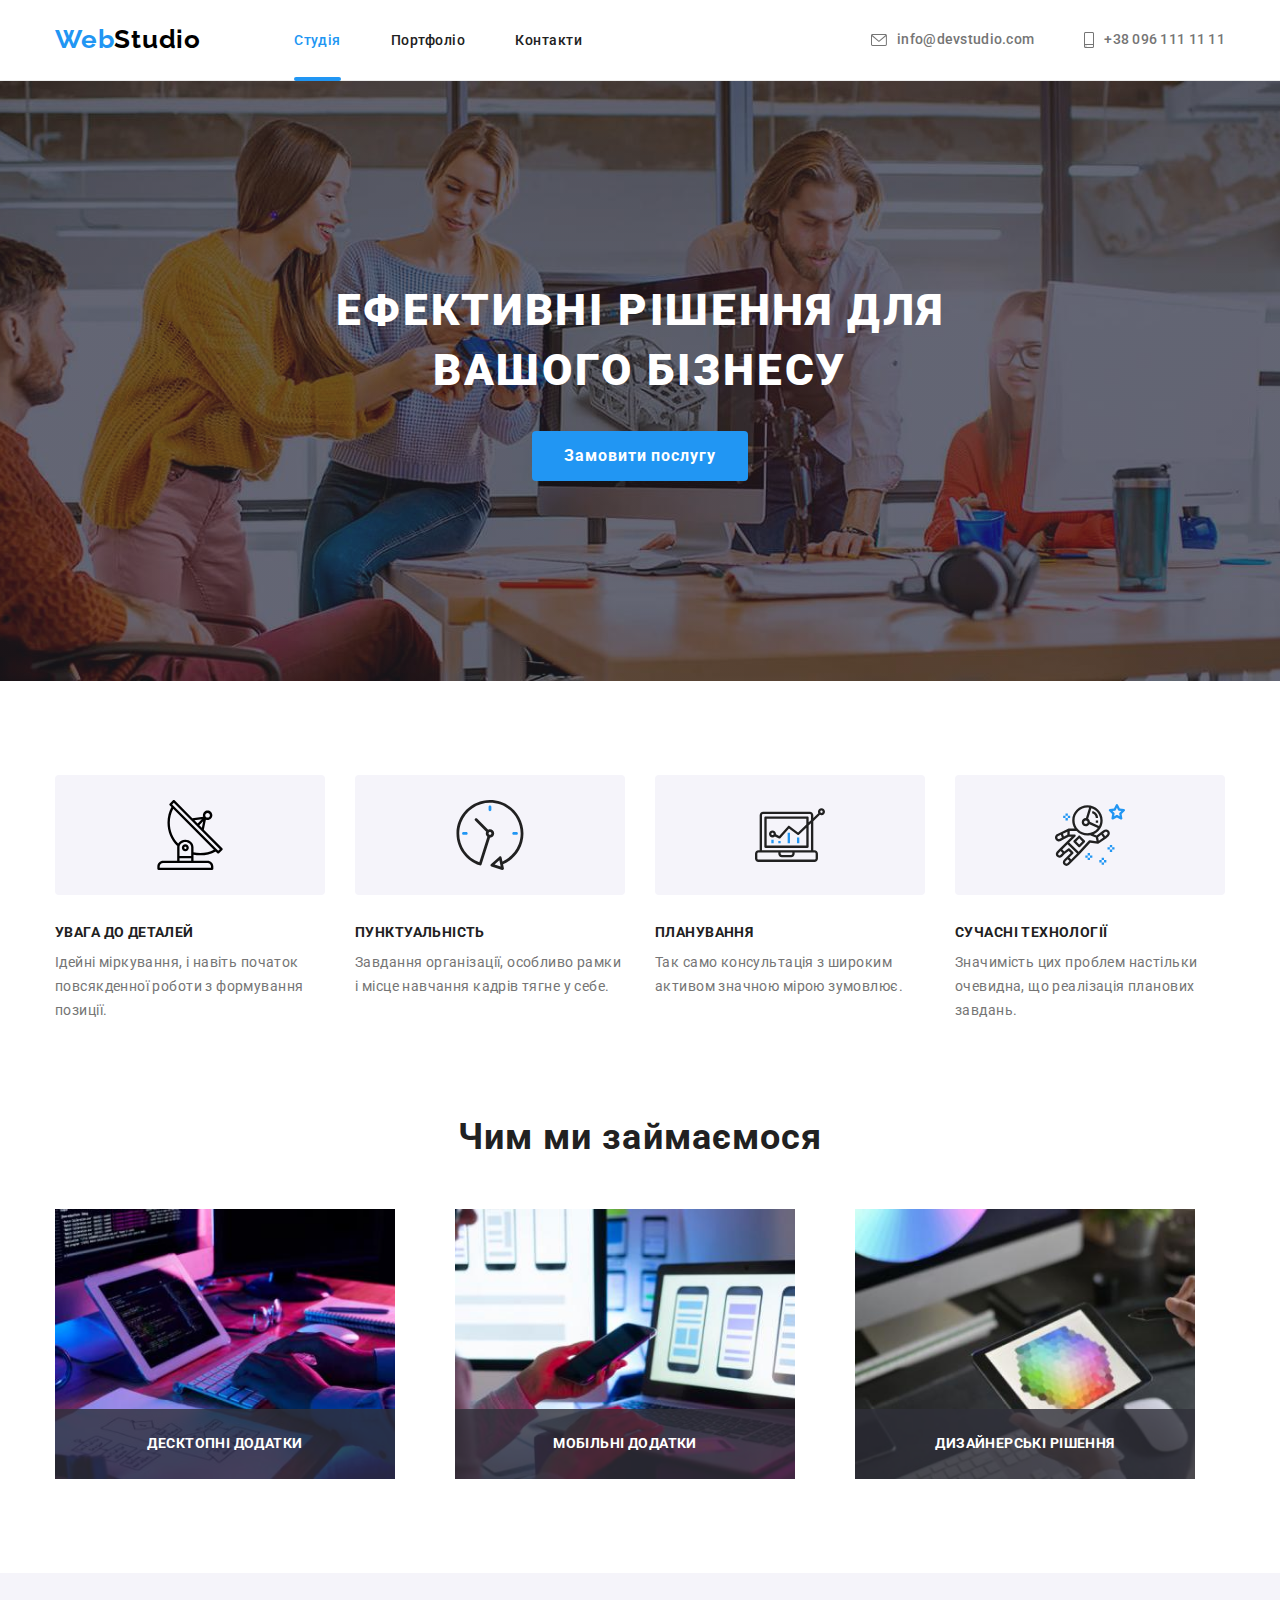
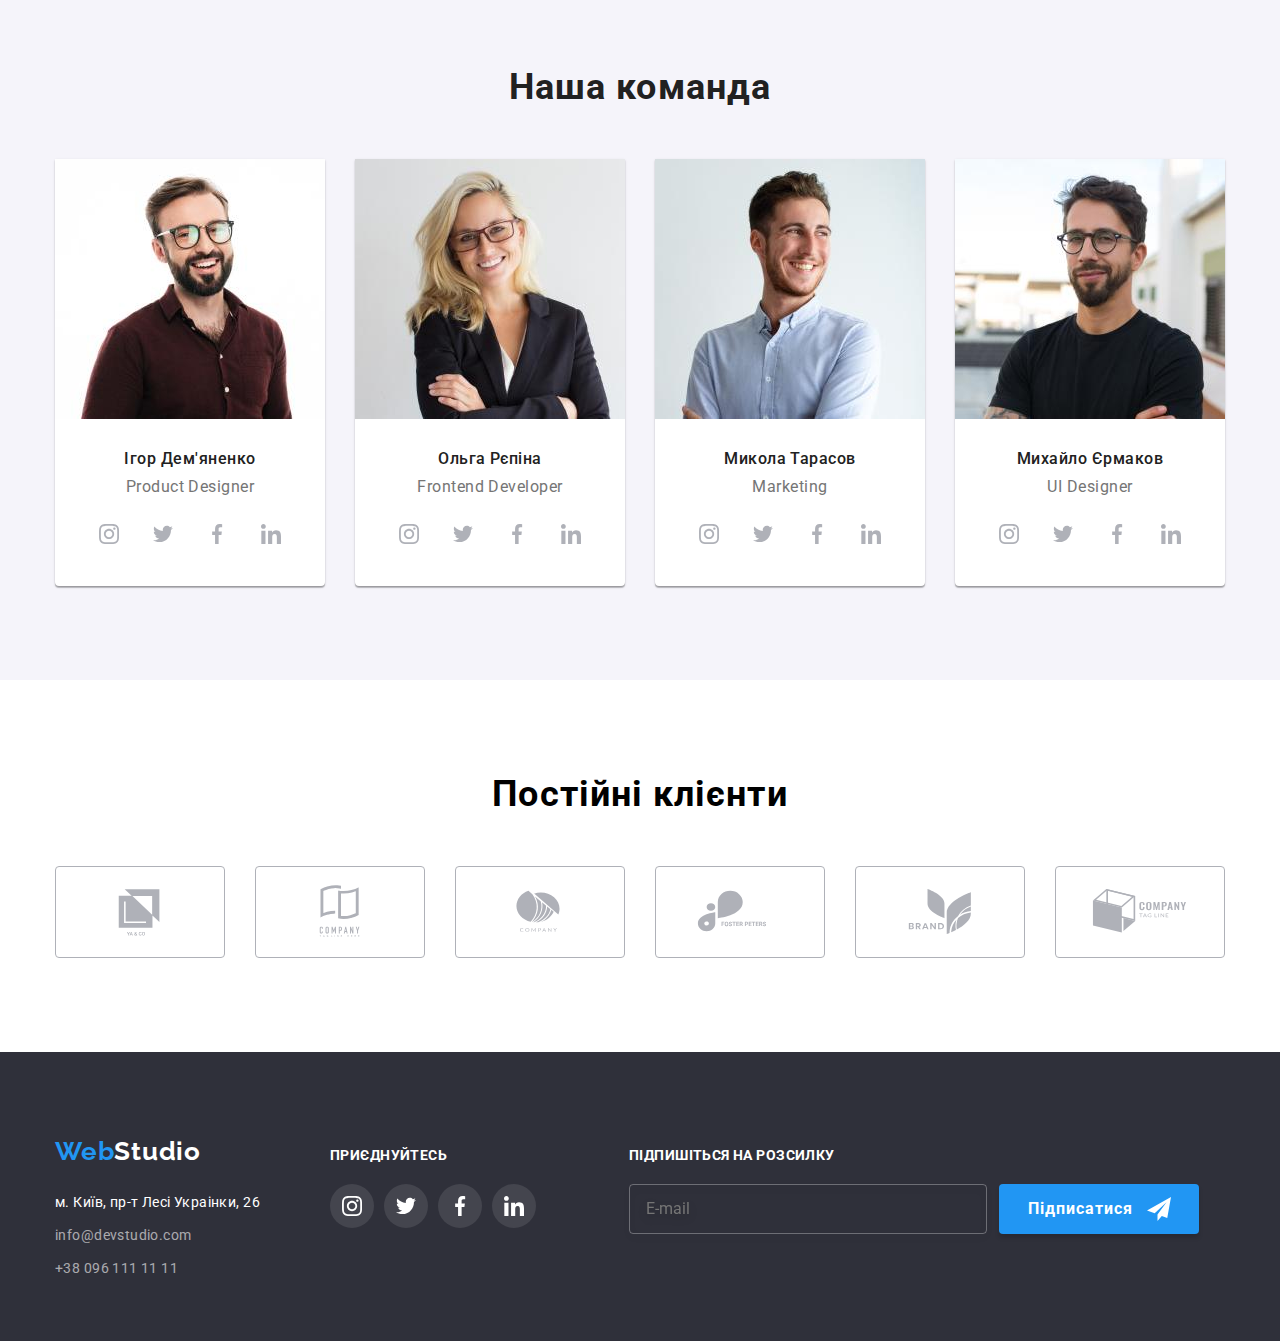
<file: index.html>
<!DOCTYPE html>
<html lang="uk">
<head>
    <meta charset="UTF-8">
    <meta http-equiv="X-UA-Compatible" content="IE=edge">
    <meta name="viewport" content="width=device-width, initial-scale=1.0">
    <title>Студія</title>
    <link rel="stylesheet" href="https://cdnjs.cloudflare.com/ajax/libs/modern-normalize/1.1.0/modern-normalize.min.css">
    <link rel="stylesheet" href="./css/styles.css">
    <link rel="preconnect" href="https://fonts.googleapis.com">
    <link rel="preconnect" href="https://fonts.gstatic.com" crossorigin>
    <link href="https://fonts.googleapis.com/css2?family=Raleway:wght@500;700&family=Roboto:wght@100;300;400;500;700;900&display=swap" rel="stylesheet">
</head>
<body>
    <header class="header">
        <div class="container header-box">
            <nav class="header-box__nav">
                <a href="./index.html" class="logo header-logo">Web<span class="logo__accent-header">Studio</span></a>
                <ul class="header-box__nav__list">
                    <li class="header-box__nav__list__item"><a href="./index.html" class="header-box__nav__link-current">Студія</a></li>
                    <li class="header-box__nav__list__item"><a href="./portfolio.html" class="header-box__nav__link">Портфоліо</a></li>
                    <li class="header-box__nav__list__item"><a href="#" class="header-box__nav__link">Контакти</a></li>
                </ul>
            </nav>
            <ul class="address-list">
                <li class="address-list__item"><a href="mailto:info@devstudio.com" class="address-list__link">
                    <svg class="address-list__icon" width="16" height="12">
                        <use href="./images/icons.svg#icon-envelope"></use>
                    </svg>
                    info@devstudio.com</a></li>
                <li class="address-list__item"><a href="tel:+380961111111" class="address-list__link">
                    <svg class="address-list__icon" width="10" height="16">
                        <use href="./images/icons.svg#icon-smartphone"></use>
                    </svg>
                    +38 096 111 11 11</a></li>
            </ul>
        </div>
    </header>
    <main>
        <!--Hero-->
        <section class="hero">
            <div class="container advantages-box">
                <h1 class="hero__title">Ефективні рішення для <br> вашого бізнесу</h1>
                <button type="button" class="button" data-modal-open>Замовити послугу</button>
            </div>
        </section>
        <!--Advantages-->
        <section class="section features">
            <div class="container features-box">
                <h2 class="features-box__title visually-hidden">Наші переваги</h2>
                <ul class="features__list">
                    <li class="features__item">
                        <div class="features__image">
                            <svg class="features__icon" width="70" height="70">
                                <use href="./images/icons.svg#icon-antenna"></use>
                            </svg>
                        </div>
                        <h3 class="features__subtitle">Увага до деталей</h3>
                        <p class="features__description">Ідейні міркування, і навіть початок повсякденної роботи з формування позиції.</p>
                    </li>
                    <li class="features__item">
                        <div class="features__image">
                            <svg class="features__icon" width="70" height="70">
                                <use href="./images/icons.svg#icon-clock"></use>
                            </svg>
                        </div>
                        <h3 class="features__subtitle">Пунктуальність</h3>
                        <p class="features__description">Завдання організації, особливо рамки і місце навчання кадрів тягне у себе.</p>
                    </li>
                    <li class="features__item">
                        <div class="features__image">
                            <svg class="features__icon" width="70" height="70">
                                <use href="./images/icons.svg#icon-diagram"></use>
                            </svg>
                        </div>
                        <h3 class="features__subtitle">Планування</h3>
                        <p class="features__description">Так само консультація з широким активом значною мірою зумовлює.</p>
                    </li>
                    <li class="features__item">
                        <div class="features__image">
                            <svg class="features__icon" width="70" height="70">
                                <use href="./images/icons.svg#icon-astronaut"></use>
                            </svg>
                        </div>
                        <h3 class="features__subtitle">Сучасні технології</h3>
                        <p class="features__description">Значимість цих проблем настільки очевидна, що реалізація планових завдань.</p>
                    </li>
                </ul>
            </div>
        </section>
        <!--What we do-->
        <section class="section-what-we-do">
            <div class="container whatwedo-box">
                <h2 class="whatwedo__title">Чим ми займаємося</h2>
                <ul class="whatwedo__list">
                    <li class="whatwedo__item">
                        <img src="./images/01_what_we_do.jpg" alt="Програмування" width="370" height="294">
                        <p class="whatwedo__text">Десктопні додатки</p>
                    </li>
                    <li class="whatwedo__item">
                        <img src="./images/02_what_we_do.jpg" alt="Розробка мобільних додатків" width="370" height="294">
                        <p class="whatwedo__text">Мобільні додатки</p>
                    </li>
                    <li class="whatwedo__item">
                        <img src="./images/03_what_we_do.jpg" alt="Дизайн" width="370" height="294">
                        <p class="whatwedo__text">Дизайнерські рішення</p>
                    </li>
                </ul>
            </div>
        </section>
        <!--Our Team-->
        <section class="team">
            <div class="container team-box">
                <h2 class="team__title">Наша команда</h2>
                <ul class="team__list">
                    <li class="team__members__item">
                        <img src="./images/our_team_product_designer_01.jpg" alt="Ігор Дем'яненко" width="270" height="260" class="team__members__image">
                        <div class="employees">
                            <h3 class="employees__title">Ігор Дем'яненко</h3>
                            <p lang="en" class="employees__subtitle">Product Designer</p>
                            <ul class="social-employees__list">
                                <li class="social-employees__item">
                                    <a href="#" class="social-employees__link">
                                        <svg class="social-employees__icon" width="20" height="20">
                                            <use href="./images/icons.svg#icon-instagram"></use>
                                        </svg>
                                    </a>
                                </li>
                                <li class="social-employees__item">
                                    <a href="#" class="social-employees__link">
                                        <svg class="social-employees__icon" width="20" height="20">
                                            <use href="./images/icons.svg#icon-twitter"></use>
                                        </svg>
                                    </a>
                                </li>
                                <li class="social-employees__item">
                                    <a href="#" class="social-employees__link">
                                        <svg class="social-employees__icon" width="20" height="20">
                                            <use href="./images/icons.svg#icon-facebook"></use>
                                        </svg>
                                    </a>
                                </li>
                                <li class="social-employees__item">
                                    <a href="#" class="social-employees__link">
                                        <svg class="social-employees__icon" width="20" height="20">
                                            <use href="./images/icons.svg#icon-linkedin"></use>
                                        </svg>
                                    </a>
                                </li>
                            </ul>
                        </div>
                    </li>
                    <li class="team__members__item">
                        <img src="./images/our_team_frontend_developer_02.jpg" alt="Ольга Рєпіна" width="270" height="260" class="team__members__image">
                        <div class="employees">
                            <h3 class="employees__title">Ольга Рєпіна</h3>
                            <p lang="en" class="employees__subtitle">Frontend Developer</p>
                            <ul class="social-employees__list">
                                <li class="social-employees__item">
                                    <a href="#" class="social-employees__link">
                                        <svg class="social-employees__icon" width="20" height="20">
                                            <use href="./images/icons.svg#icon-instagram"></use>
                                        </svg>
                                    </a>
                                </li>
                                <li class="social-employees__item">
                                    <a href="#" class="social-employees__link">
                                        <svg class="social-employees__icon" width="20" height="20">
                                            <use href="./images/icons.svg#icon-twitter"></use>
                                        </svg>
                                    </a>
                                </li>
                                <li class="social-employees__item">
                                    <a href="#" class="social-employees__link">
                                        <svg class="social-employees__icon" width="20" height="20">
                                            <use href="./images/icons.svg#icon-facebook"></use>
                                        </svg>
                                    </a>
                                </li>
                                <li class="social-employees__item">
                                    <a href="#" class="social-employees__link">
                                        <svg class="social-employees__icon" width="20" height="20">
                                            <use href="./images/icons.svg#icon-linkedin"></use>
                                        </svg>
                                    </a>
                                </li>
                            </ul>
                        </div>
                    </li>
                    <li class="team__members__item">
                        <img src="./images/our_team_marketing_03.jpg" alt="Микола_Тарасов" width="270" height="260" class="team__members__image">
                        <div class="employees">
                            <h3 class="employees__title">Микола Тарасов</h3>
                            <p lang="en" class="employees__subtitle">Marketing</p>
                            <ul class="social-employees__list">
                                <li class="social-employees__item">
                                    <a href="#" class="social-employees__link">
                                        <svg class="social-employees__icon" width="20" height="20">
                                            <use href="./images/icons.svg#icon-instagram"></use>
                                        </svg>
                                    </a>
                                </li>
                                <li class="social-employees__item">
                                    <a href="#" class="social-employees__link">
                                        <svg class="social-employees__icon" width="20" height="20">
                                            <use href="./images/icons.svg#icon-twitter"></use>
                                        </svg>
                                    </a>
                                </li>
                                <li class="social-employees__item">
                                    <a href="#" class="social-employees__link">
                                        <svg class="social-employees__icon" width="20" height="20">
                                            <use href="./images/icons.svg#icon-facebook"></use>
                                        </svg>
                                    </a>
                                </li>
                                <li class="social-employees__item">
                                    <a href="#" class="social-employees__link">
                                        <svg class="social-employees__icon" width="20" height="20">
                                            <use href="./images/icons.svg#icon-linkedin"></use>
                                        </svg>
                                    </a>
                                </li>
                            </ul>
                        </div>
                    </li>
                    <li class="team__members__item">
                        <img src="./images/our_team_ui_designer_04.jpg" alt="Михайло Єрмаков" width="270" height="260" class="team__members__image">
                        <div class="employees">
                            <h3 class="employees__title">Михайло Єрмаков</h3>
                            <p lang="en" class="employees__subtitle">UI Designer</p>
                            <ul class="social-employees__list">
                                <li class="social-employees__item">
                                    <a href="#" class="social-employees__link">
                                        <svg class="social-employees__icon" width="20" height="20">
                                            <use href="./images/icons.svg#icon-instagram"></use>
                                        </svg>
                                    </a>
                                </li>
                                <li class="social-employees__item">
                                    <a href="#" class="social-employees__link">
                                        <svg class="social-employees__icon" width="20" height="20">
                                            <use href="./images/icons.svg#icon-twitter"></use>
                                        </svg>
                                    </a>
                                </li>
                                <li class="social-employees__item">
                                    <a href="#" class="social-employees__link">
                                        <svg class="social-employees__icon" width="20" height="20">
                                            <use href="./images/icons.svg#icon-facebook"></use>
                                        </svg>
                                    </a>
                                </li>
                                <li class="social-employees__item">
                                    <a href="#" class="social-employees__link">
                                        <svg class="social-employees__icon" width="20" height="20">
                                            <use href="./images/icons.svg#icon-linkedin"></use>
                                        </svg>
                                    </a>
                                </li>
                            </ul>
                        </div>
                    </li>
                </ul>
            </div>
        </section>
        <!-- Постійні клієнти -->
        <section class="regular">
            <h2 class="regular__title">Постійні клієнти</h2>
            <div class="container regular-box">
                <ul class="regular__list">
                    <li class="regular__item">
                        <a href="#" class="regular__link">
                            <svg class="regular__icon" width="106" height="60">
                                <use href="./images/icons.svg#icon-Logo-1"></use>
                            </svg>
                        </a>
                    </li>
                    <li class="regular__item">
                        <a href="#" class="regular__link">
                            <svg class="regular__icon" width="106" height="60">
                                <use href="./images/icons.svg#icon-Logo-2"></use>
                            </svg>
                        </a>
                    </li>
                    <li class="regular__item">
                        <a href="#" class="regular__link">
                            <svg class="regular__icon" width="106" height="60">
                                <use href="./images/icons.svg#icon-Logo-3"></use>
                            </svg>
                        </a>
                    </li>
                    <li class="regular__item">
                        <a href="#" class="regular__link">
                            <svg class="regular__icon" width="106" height="60">
                                <use href="./images/icons.svg#icon-Logo-4"></use>
                            </svg>
                        </a>
                    </li>
                    <li class="regular__item">
                        <a href="#" class="regular__link">
                            <svg class="regular__icon" width="106" height="60">
                                <use href="./images/icons.svg#icon-Logo-5"></use>
                            </svg>
                        </a>
                    </li>
                    <li class="regular__item">
                        <a href="#" class="regular__link">
                            <svg class="regular__icon" width="106" height="60">
                                <use href="./images/icons.svg#icon-Logo-6"></use>
                            </svg>
                        </a>
                    </li>
                </ul>
            </div>
        </section>
    </main>
    <footer class="footer">
        <div class="container footer-box">
            <div>
                <a href="./index.html" class="logo footer-logo">Web<span class="logo__accent-footer">Studio</span></a>
                <address>
                    <ul class="footer__list">
                        <li class="footer__item">
                            <a href="https://goo.gl/maps/CPtrU1FHBa2aNyZL9" target="_blank" rel="noopener noreferrer nofollow" class="footer__link__address">м. Київ, пр-т Лесі Украінки, 26</a>
                        </li>
                        <li class="footer__item"><a href="mailto:info@devstudio.com" class="footer__link__contacts">info@devstudio.com</a></li>
                        <li class="footer__item"><a href="tel:+380961111111" class="footer__link__contacts">+38 096 111 11 11</a></li>
                    </ul>
                </address>
            </div>
            <div class="join-us">
                <p class="join-us__title">Приєднуйтесь</p>
                <ul class="join-us__list">
                    <li class="join-us__item">
                        <a href="#" class="join-us__link">
                            <svg class="join-us__icon" width="20" height="20">
                                <use href="./images/icons.svg#icon-instagram-2"></use>
                            </svg>
                        </a>
                    </li>
                    <li class="join-us__item">
                        <a href="#" class="join-us__link">
                            <svg class="join-us__icon" width="20" height="20">
                                <use href="./images/icons.svg#icon-twitter-2"></use>
                            </svg>
                        </a>
                    </li>
                    <li class="join-us__item">
                        <a href="#" class="join-us__link">
                            <svg class="join-us__icon" width="20" height="20">
                                <use href="./images/icons.svg#icon-facebook-2"></use>
                            </svg>
                        </a>
                    </li>
                    <li class="join-us__item">
                        <a href="#" class="join-us__link">
                            <svg class="join-us__icon" width="20" height="20">
                                <use href="./images/icons.svg#icon-linkedin-2"></use>
                            </svg>
                        </a>
                    </li>
                </ul>
            </div>
            <div class="mailing">
                <form action="/">
                    <p class="mailing__title">Підпишіться на розсилку</p>
                    <div class="mailing__form">
                        <label class="mailing__form__list" for="mail"></label>
                        <input class="mailing__form__field" id="mail" type="email" name="mail" placeholder="E-mail">
                        <button class="mailing__form__button" type="submit">Підписатися
                            <span class="mailing__form__button__icon">
                                <svg class="mailing__form__button__icon-send" width="24" height="24">
                                    <use href="./images/icons.svg#icon-send"></use>
                                </svg>
                            </span>
                        </button>
                    </div>
                </form>
            </div>
        </div>
    </footer>
    <!-- BACKDROP -->
    <div class="backdrop is-hidden" data-modal>
        <div class="modal-wrapper">
            <button class="modal-button" type="button" data-modal-close>
                <svg class="close-icon" width="18" height="18">
                    <use href="./images/icons.svg#icon-close"></use>
                </svg>
            </button>
            <p class="modal-wrapper__title">Залиште свої дані, ми вам передзвонимо</p>
            <form class="modal-form" action="/" name="contact-form" autocomplete="on">
                <label class="modal-form__group" for="username">
                    <span class="modal-form__text">Ім'я</span>
                    <input class="modal-form__input" id="username" type="text" name="username">
                    <svg class="modal-form__icon" width="18" height="18">
                        <use href="./images/icons.svg#icon-person-black"></use>
                    </svg>
                </label>
                <label class="modal-form__group" for="usertel">
                    <span class="modal-form__text">Телефон</span>
                    <input class="modal-form__input" id="usertel" type="text" name="usertel">
                    <svg class="modal-form__icon" width="18" height="18">
                        <use href="./images/icons.svg#icon-phone-black"></use>
                    </svg>
                </label>
                <label class="modal-form__group" for="useremail">
                    <span class="modal-form__text">Пошта</span>
                    <input class="modal-form__input" id="useremail" type="text" name="useremail">
                    <svg class="modal-form__icon" width="18" height="18">
                        <use href="./images/icons.svg#icon-email-black"></use>
                    </svg>
                </label>
                <label class="modal-form__usercomment" for="comment">
                    <span class="modal-form__text">Коментар</span>
                    <textarea class="modal-form__usercomment--text" name="username-comment" id="comment" placeholder="Введіть текст"></textarea>
                </label>
                <label class="modal-form__terms">
                    <input class="checkbox visually-hidden" type="checkbox">
                    <span class="modal-form__terms__icon">
                        <svg class="modal-form__terms__checked" width="16" height="15">
                            <use href="./images/icons.svg#icon-icon-check2"></use>
                        </svg>
                    </span>
                    <span class="modal-form__terms__text">Погоджуюся з розсилкою та приймаю <a class="modal-form__terms__link" href="/">Умови договору</a>
                    </span>
                </label>
                <button class="button-form" type="submit">Відправити</button>
            </form>
        </div>
    </div>
    <script src="./js/modal.js"></script>
</body>
</html>
</file>
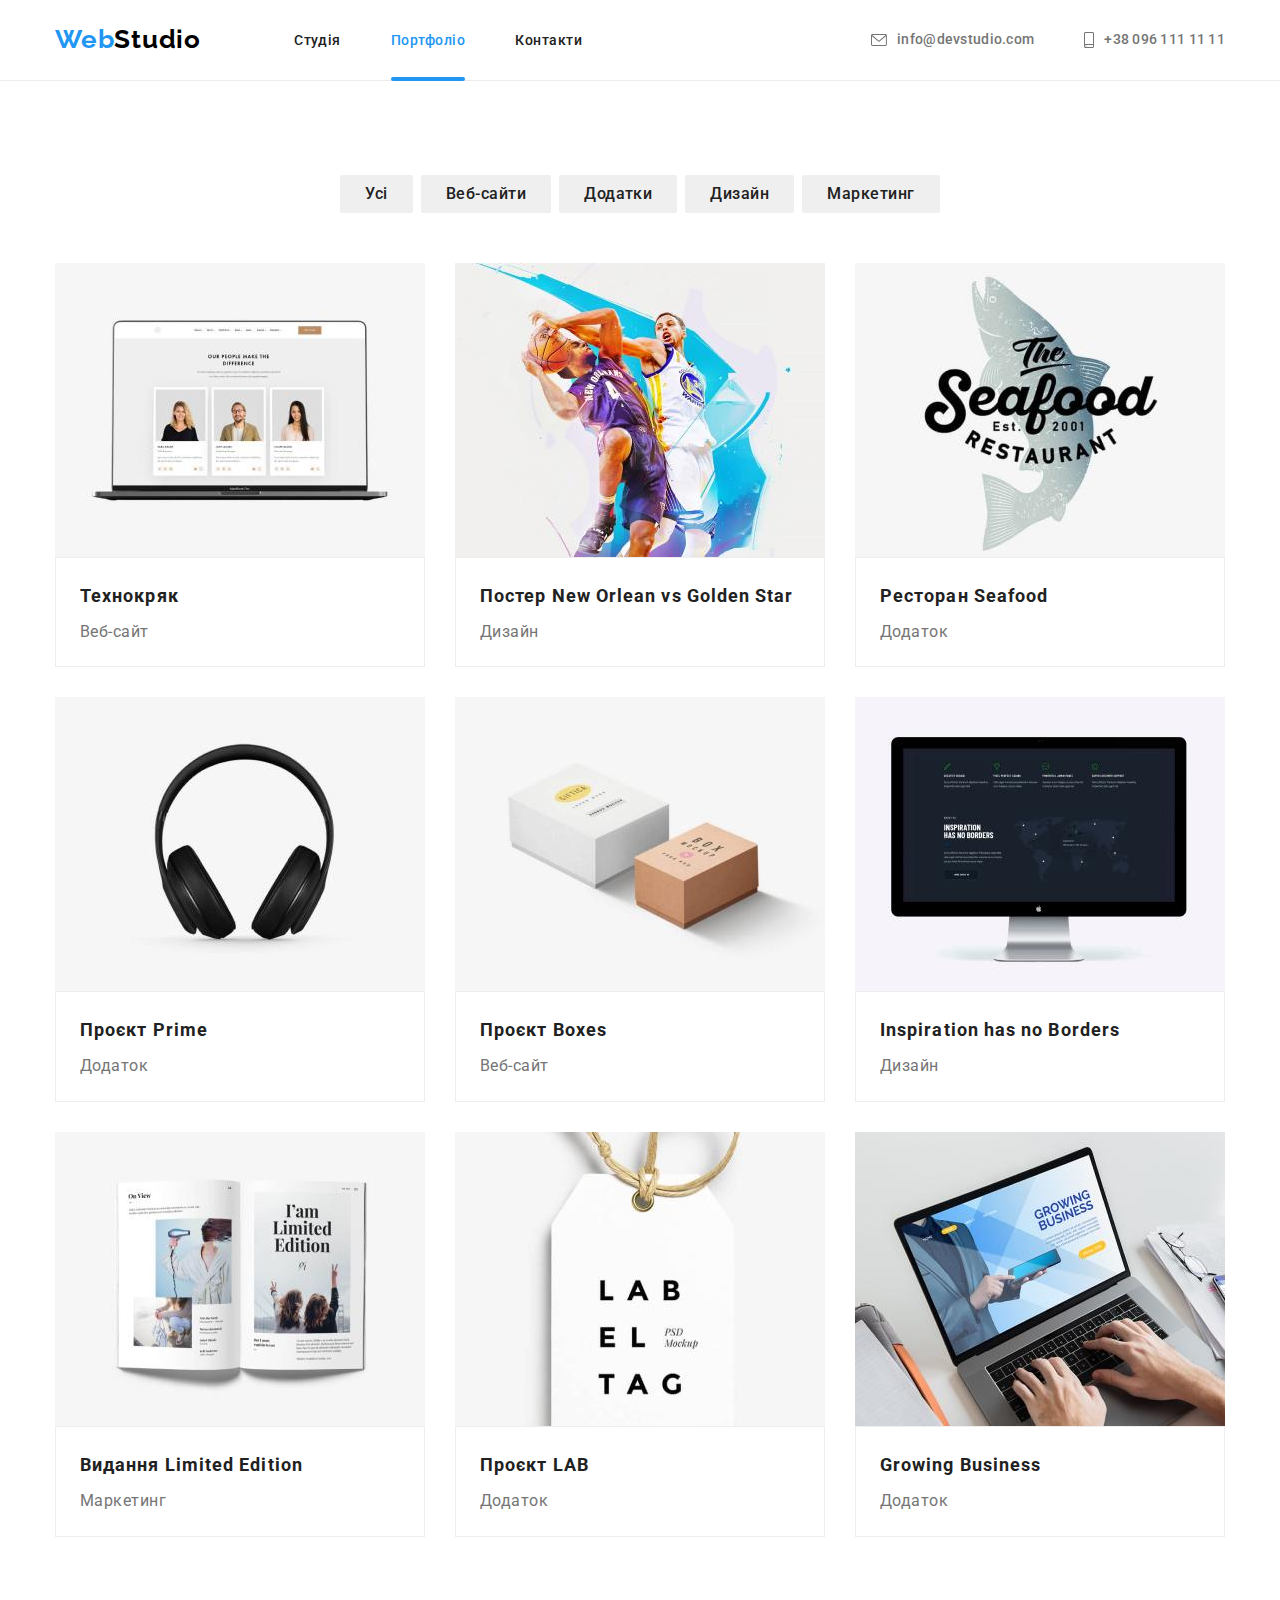
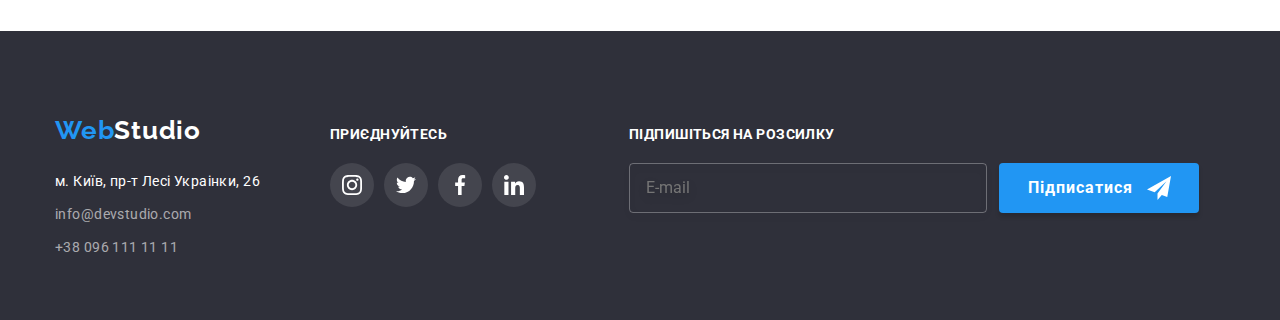
<file: portfolio.html>
<!DOCTYPE html>
<html lang="uk">
<head>
    <meta charset="UTF-8">
    <meta http-equiv="X-UA-Compatible" content="IE=edge">
    <meta name="viewport" content="width=device-width, initial-scale=1.0">
    <title>Портфоліо</title>
    <link rel="stylesheet" href="https://cdnjs.cloudflare.com/ajax/libs/modern-normalize/1.1.0/modern-normalize.min.css">
    <link rel="stylesheet" href="./css/styles.css">
    <link rel="preconnect" href="https://fonts.googleapis.com">
    <link rel="preconnect" href="https://fonts.gstatic.com" crossorigin>
    <link href="https://fonts.googleapis.com/css2?family=Raleway:wght@500;700&family=Roboto:wght@100;300;400;500;700;900&display=swap" rel="stylesheet">
</head>
<body>
    <header class="header">
        <div class="container header-box">
            <nav class="header-box__nav">
                <a href="./index.html" class="logo header-logo">Web<span class="logo__accent-header">Studio</span></a>
                <ul class="header-box__nav__list">
                    <li class="header-box__nav__list__item"><a href="./index.html" class="header-box__nav__link">Студія</a></li>
                    <li class="header-box__nav__list__item"><a href="./portfolio.html" class="header-box__nav__link-current">Портфоліо</a></li>
                    <li class="header-box__nav__list__item"><a href="#" class="header-box__nav__link">Контакти</a></li>
                </ul>
            </nav>
            <ul class="address-list">
                <li class="address-list__item"><a href="mailto:info@devstudio.com" class= "address-list__link">
                    <svg class="address-list__icon" width="16" height="12">
                        <use href="./images/icons.svg#icon-envelope"></use>
                    </svg>
                    info@devstudio.com</a></li>
                <li class="address-list__item"><a href="tel:+380961111111" class="address-list__link">
                    <svg class="address-list__icon" width="10" height="16">
                        <use href="./images/icons.svg#icon-smartphone"></use>
                    </svg>
                    +38 096 111 11 11</a></li>
            </ul>
        </div>
    </header>
    <main>
        <section class="section">
            <div class="container filter-box">
                <h1 class="portfolio__title visually-hidden">Наші кейси</h1>
                <ul class="portfolio__filter">
                    <li class="portfolio__filter__item"><button type="button" class="portfolio__filter__item--btn">Усі</button></li>
                    <li class="portfolio__filter__item"><button type="button" class="portfolio__filter__item--btn">Веб-сайти</button></li>
                    <li class="portfolio__filter__item"><button type="button" class="portfolio__filter__item--btn">Додатки</button></li>
                    <li class="portfolio__filter__item"><button type="button" class="portfolio__filter__item--btn">Дизайн</button></li>
                    <li class="portfolio__filter__item"><button type="button" class="portfolio__filter__item--btn">Маркетинг</button></li>
                </ul>
                <ul class="cases__list">
                    <li class="cases__item">
                        <a href="https://www.youtube.com/watch?v=dQw4w9WgXcQ" target="_blank" class="cases__links">
                            <div class="portfolio-card__overlay">
                                <img src="./images/project_1_techno.jpg" alt="Технокряк" width="370" height="294">
                                <p class="portfolio-card__overlay__text">Ресурс пропонує комплексні пропозиції з різним рівнем функціоналу та сервісів. Все це дозволить відвідувачу отримати вичерпні відомості про компанію чи приватну особу.</p>
                            </div>
                            <div class="project">
                                <h2 class="project__title">Технокряк</h2>
                                <p class="project__subtitle">Веб-сайт</p>
                            </div>
                        </a>
                    </li>
                    <li class="cases__item">
                        <a href="https://www.youtube.com/watch?v=dQw4w9WgXcQ" target="_blank" class="cases__links">
                            <div class="portfolio-card__overlay">
                                <img src="./images/project_2_poster.jpg" alt="Постер New Orlean vs Golden Star" width="370" height="294">
                                <p class="portfolio-card__overlay__text">Ресурс пропонує комплексні пропозиції з різним рівнем функціоналу та сервісів. Все це дозволить відвідувачу отримати вичерпні відомості про компанію чи приватну особу.</p>
                            </div>
                            <div class="project">
                                <h2 class="project__title">Постер New Orlean vs Golden Star</h2>
                                <p class="project__subtitle">Дизайн</p>
                            </div>
                        </a>
                    </li>
                    <li class="cases__item">
                        <a href="https://www.youtube.com/watch?v=dQw4w9WgXcQ" target="_blank" class="cases__links">
                            <div class="portfolio-card__overlay">
                                <img src="./images/project_3_seafood.jpg" alt="Ресторан Seafood" width="370" height="294">
                                <p class="portfolio-card__overlay__text">Ресурс пропонує комплексні пропозиції з різним рівнем функціоналу та сервісів. Все це дозволить відвідувачу отримати вичерпні відомості про компанію чи приватну особу.</p>
                            </div>
                            <div class="project">
                                <h2 class="project__title">Ресторан Seafood</h2>
                                <p class="project__subtitle">Додаток</p>
                            </div>
                        </a>
                    </li>
                    <li class="cases__item">
                        <a href="#" class="cases__links">
                            <div class="portfolio-card__overlay">
                                <img src="./images/project_4_prime.jpg" alt="Проєкт Prime" width="370" height="294">
                                <p class="portfolio-card__overlay__text">Ресурс пропонує комплексні пропозиції з різним рівнем функціоналу та сервісів. Все це дозволить відвідувачу отримати вичерпні відомості про компанію чи приватну особу.</p>
                            </div>
                            <div class="project">
                                <h2 class="project__title">Проєкт Prime</h2>
                                <p class="project__subtitle">Додаток</p>
                            </div>
                        </a>
                    </li>
                    <li class="cases__item">
                        <a href="#" class="cases__links">
                            <div class="portfolio-card__overlay">
                                <img src="./images/project_5_boxes.jpg" alt="Проєкт Boxes" width="370" height="294">
                                <p class="portfolio-card__overlay__text">Ресурс пропонує комплексні пропозиції з різним рівнем функціоналу та сервісів. Все це дозволить відвідувачу отримати вичерпні відомості про компанію чи приватну особу.</p>
                            </div>
                            <div class="project">
                                <h2 class="project__title">Проєкт Boxes</h2>
                                <p class="project__subtitle">Веб-сайт</p>
                            </div>
                        </a>
                    </li>
                    <li class="cases__item">
                        <a href="#" class="cases__links">
                            <div class="portfolio-card__overlay">
                                <img src="./images/project_6_inspiration.jpg" alt="Inspiration has no Borders" width="370" height="294">
                                <p class="portfolio-card__overlay__text">Ресурс пропонує комплексні пропозиції з різним рівнем функціоналу та сервісів. Все це дозволить відвідувачу отримати вичерпні відомості про компанію чи приватну особу.</p>
                            </div>
                            <div class="project">
                                <h2 class="project__title">Inspiration has no Borders</h2>
                                <p class="project__subtitle">Дизайн</p>
                            </div>
                        </a>
                    </li>
                    <li class="cases__item">
                        <a href="#" class="cases__links">
                            <div class="portfolio-card__overlay">
                                <img src="./images/project_7_le.jpg" alt="Видання Limited Edition" width="370" height="294">
                                <p class="portfolio-card__overlay__text">Ресурс пропонує комплексні пропозиції з різним рівнем функціоналу та сервісів. Все це дозволить відвідувачу отримати вичерпні відомості про компанію чи приватну особу.</p>
                            </div>
                            <div class="project">
                                <h2 class="project__title">Видання Limited Edition</h2>
                                <p class="project__subtitle">Маркетинг</p>
                            </div>
                        </a>
                    </li>
                    <li class="cases__item">
                        <a href="#" class="cases__links">
                            <div class="portfolio-card__overlay">
                                <img src="./images/project_8_lab.jpg" alt="Проєкт LAB" width="370" height="294">
                                <p class="portfolio-card__overlay__text">Ресурс пропонує комплексні пропозиції з різним рівнем функціоналу та сервісів. Все це дозволить відвідувачу отримати вичерпні відомості про компанію чи приватну особу.</p>
                            </div>
                            <div class="project">
                                <h2 class="project__title">Проєкт LAB</h2>
                                <p class="project__subtitle">Додаток</p>
                            </div>
                        </a>
                    </li>
                    <li class="cases__item">
                        <a href="#" class="cases__links">
                            <div class="portfolio-card__overlay">
                                <img src="./images/project_9_growing_business.jpg" alt="Growing Business" width="370" height="294">
                                <p class="portfolio-card__overlay__text">Ресурс пропонує комплексні пропозиції з різним рівнем функціоналу та сервісів. Все це дозволить відвідувачу отримати вичерпні відомості про компанію чи приватну особу.</p>
                            </div>
                            <div class="project">
                                <h2 class="project__title">Growing Business</h2>
                                <p class="project__subtitle">Додаток</p>
                            </div>
                        </a>
                    </li>
                </ul>
            </div>
        </section>
    </main>
    <footer class="footer">
        <div class="container footer-box">
            <div>
                <a href="./index.html" class="logo footer-logo">Web<span class="logo__accent-footer">Studio</span></a>
                <address>
                    <ul class="footer__list">
                        <li class="footer__item">
                            <a href="https://goo.gl/maps/CPtrU1FHBa2aNyZL9" target="_blank" rel="noopener noreferrer nofollow" class="footer__link__address">м. Київ, пр-т Лесі Украінки, 26</a>
                        </li>
                        <li class="footer__item"><a href="mailto:info@devstudio.com" class="footer__link__contacts">info@devstudio.com</a></li>
                        <li class="footer__item"><a href="tel:+380961111111" class="footer__link__contacts">+38 096 111 11 11</a></li>
                    </ul>
                </address>
            </div>
            <div class="join-us">
                <p class="join-us__title">Приєднуйтесь</p>
                <ul class="join-us__list">
                    <li class="join-us__item">
                        <a href="#" class="join-us__link">
                            <svg class="join-us__icon" width="20" height="20">
                                <use href="./images/icons.svg#icon-instagram-2"></use>
                            </svg>
                        </a>
                    </li>
                    <li class="join-us__item">
                        <a href="#" class="join-us__link">
                            <svg class="join-us__icon" width="20" height="20">
                                <use href="./images/icons.svg#icon-twitter-2"></use>
                            </svg>
                        </a>
                    </li>
                    <li class="join-us__item">
                        <a href="#" class="join-us__link">
                            <svg class="join-us__icon" width="20" height="20">
                                <use href="./images/icons.svg#icon-facebook-2"></use>
                            </svg>
                        </a>
                    </li>
                    <li class="join-us__item">
                        <a href="#" class="join-us__link">
                            <svg class="join-us__icon" width="20" height="20">
                                <use href="./images/icons.svg#icon-linkedin-2"></use>
                            </svg>
                        </a>
                    </li>
                </ul>
            </div>
            <div class="mailing">
                <form action="/">
                    <p class="mailing__title">Підпишіться на розсилку</p>
                    <div class="mailing__form">
                        <label class="mailing__form__list" for="mail"></label>
                        <input class="mailing__form__field" id="mail" type="email" name="mail" placeholder="E-mail">
                        <button class="mailing__form__button" type="submit">Підписатися
                            <span class="mailing__form__button__icon">
                                <svg class="mailing__form__button__icon-send" width="24" height="24">
                                    <use href="./images/icons.svg#icon-send"></use>
                                </svg>
                            </span>
                        </button>
                    </div>
                </form>
            </div>
        </div>
    </footer>
    <script src="./js/modal.js"></script>
</body>
</html>
</file>
<file: css/styles.css>
/* Global Styling */
:root {
  --color-primary: #757575;
  --color-brand: #2196f3;
  --color-black: #000000;
  --color-inverted: #212121;
  --color-bcg-primary: #ffffff;
  --color-bcg-secondary: #2f303a;
  --color-bcg-accent: #f5f4fa;
  --color-border-header: #ececec;
}

body {
  color: var(--color-primary);
  background-color: var(--color-bcg-primary);
  font-family: "Roboto", sans-serif;
  font-style: normal;
  letter-spacing: 0.03em;
}

ul {
  list-style: none;
  padding: 0;
}

/* Global Sizing */
h1, h2, h3, h4, h5, h6, ul, p {
    margin: 0;
}

p {
    margin-bottom: 0;
}

ul.header-box__nav__list {
  margin-bottom: 0;
}

img {
  display: block;
  max-width: 100%;
  height: auto;
  object-fit: cover;
}

section {
  padding: 0 0 94px 0;
}

.visually-hidden {
  position: absolute;
  white-space: nowrap;
  width: 1px;
  height: 1px;
  overflow: hidden;
  border: 0;
  padding: 0;
  clip: rect(0 0 0 0);
  clip-path: inset(50%);
  margin: -1px;
}

/* HEADER STARTS */
/* HEADER GLobal */
.header {
  border-bottom: 1px solid #ececec;
  display: flex;
  align-items: center;
  margin-bottom: 0;
}

.container {
  max-width: 1200px;
  width: 1200px;
  margin: 0 auto;
  padding: 0 15px;
}

/* LOGO Styling */
.header-box {
  display: flex;
  justify-content: space-between;
}

.header-box__nav {
  display: flex;
  gap: 93px;
}

.logo {
  color: var(--color-brand);
  font-family: "Raleway", sans-serif;
  font-weight: 700;
  font-size: 26px;
  line-height: 1.2;
  letter-spacing: 0.03em;
  text-decoration: none;
  padding: 24px 0;
  display: flex;
}

.logo__accent-header {
  color: var(--color-black);
  font-family: "Raleway", sans-serif;
  font-weight: 700;
  font-size: 26px;
}

/* NAVIGATION*/
.header-box__nav__list {
  font-family: "Roboto", sans-serif;
  font-style: normal;
  font-weight: 500;
  font-size: 14px;
  color: var(--color-inverted);
  display: flex;
  padding: 0;
  margin: 0;
  gap: 50px;
}

.header-box__nav__link, .header-box__nav__link-current {
  display: flex;
  padding: 32px 0;
}

.header-box__nav__link-current {
  color: var(--color-brand);
  text-decoration: none;
  position: relative;
}

.header-box__nav__link-current::after {
  content: "";
  width: 100%;
  height: 4px;
  background-color: var(--color-brand);
  border-radius: 2px;
  position: absolute;
  left: 0;
  bottom: -1px;
}


.header-box__nav__link {
  color: var(--color-inverted);
  text-decoration: none;
  transition: color 250ms cubic-bezier(0.4, 0, 0.2, 1);
}

.header-box__nav__link:hover,
.header-box__nav__link:focus {
  color: var(--color-brand);
}

/* CONTACTS Styling */
.address-list {
  list-style: none;
  display: flex;
  padding: 0;
  margin: 0;
  gap: 50px;
}

.address-list__link {
  color: var(--color-primary);
  font-family: "Roboto", sans-serif;
  font-style: normal;
  font-weight: 500;
  font-size: 14px;
  line-height: 1.14;
  letter-spacing: 0.02em;
  text-decoration: none;
  padding: 32px 0;
  display: flex;
  align-items: center;
  transition: color 250ms cubic-bezier(0.4, 0, 0.2, 1);

}

.address-list__link:hover,
.address-list__link:focus {
  color: var(--color-brand);
}

.address-list__icon {
  margin-right: 10px;
  display: flex;
  align-items: center;
  justify-content: center;
  fill: currentColor;
  transition: fill 250ms cubic-bezier(0.4, 0, 0.2, 1);
}

.address-list__link .address-list__icon:hover,
.address-list__link .address-list__icon:focus {
  fill: var(--color-brand);
}

/* Секція 1 (Hero) */
.hero {
  padding: 200px 0px 200px 0px;
  text-align: center;
  background-image: linear-gradient(rgba(47, 48, 58, 0.4),rgba(47, 48, 58, 0.4)), url(../images/background.jpg);
  background-repeat: no-repeat;
  background-position: center;
  background-size: cover;
  max-width: 1600px;
  margin-right: auto;
  margin-left: auto;
}

.hero__title {
  font-family: "Roboto", sans-serif;
  font-style: normal;
  font-weight: 900;
  font-size: 44px;
  line-height: 1.36;
  text-align: center;
  letter-spacing: 0.06em;
  text-transform: uppercase;
  color: var(--color-bcg-primary);
  margin-bottom: 30px;
  max-width: 1200px;
}

.button {
  color: var(--color-bcg-primary);
  background-color: var(--color-brand);
  cursor: pointer;
  font-weight: 700;
  font-size: 16px;
  line-height: 1.9;
  align-items: center;
  letter-spacing: 0.06em;
  font-family: "Roboto", sans-serif;
  border: none;
  padding: 10px 32px;
  border-radius: 4px;
  display: block;
  margin-left: auto;
  margin-right: auto;
  transition: background-color 250ms cubic-bezier(0.4, 0, 0.2, 1), color 250ms cubic-bezier(0.4, 0, 0.2, 1);
}

.button:hover,
.button:focus {
  background-color: #188ce8;
  color: var(--color-bcg-primary);
}

/* Секція 2-3-4 */
.team__title, .whatwedo__title {
  color: var(--color-inverted);
  font-weight: 700;
  font-size: 36px;
  line-height: 1.16;
  letter-spacing: 0.03em;
  text-align: center;
  margin-bottom: 50px;
}

.section {
  padding: 94px 0;
}

/* Секція 2 (Features) */
.features__subtitle {
  color: var(--color-inverted);
  font-weight: 700;
  font-size: 14px;
  line-height: 1.14;
  text-transform: uppercase;
  letter-spacing: 0.03em;
  margin-bottom: 10px;
}

.features__list {
  list-style: none;
  display: flex;
  gap: 30px;
  margin: 0;
}

.features__item {
  flex-basis: calc((100% - 90px) / 4);
}

.features__description {
  font-size: 14px;
  line-height: 1.71;
  color: var(--color-primary);
  letter-spacing: 0.03em;
  gap: 30px;
  padding: 0;
}

.features__image {
  display: flex;
  width: 270px;
  height: 120px;
  border-radius: 4px;
  background-color: var(--color-bcg-accent);
  align-items: center;
  justify-content: center;
  margin: 0 0 30px 0;
}

/* Секція 3 (Чим ми займаємося) */
.whatwedo__title {
  margin-bottom: 50px;
}

.features-box__title {
  position: absolute;
  white-space: nowrap;
  width: 1px;
  height: 1px;
  overflow: hidden;
  border: 0;
  padding: 0;
  clip: rect(0 0 0 0);
  clip-path: inset(50%);
  margin: -1px;
}

.whatwedo__list {
  list-style: none;
  display: flex;
  gap: 30px;
  padding: 0;
  margin: 0;
}

.whatwedo__item {
  display: flex;
  flex-basis: calc((100% - 60px) / 3 );
  padding: 0;
  margin: 0;
  position: relative;
  margin-right: 30px;
}


.whatwedo__text {
  display: flex;
  align-items: center;
  justify-content: center;
  font-size: 14px;
  font-weight: 700;
  line-height: 1.14;
  text-align: center;
  letter-spacing: 0.03em;
  text-transform: uppercase;
  background: rgba(47, 48, 58, 0.8);
  color: var(--color-bcg-primary);
  position: absolute;
  left: 0;
  bottom: 0;
  width: 100%;
  height: 70px;
}

/* Секція 4 (Наша команда) */
.team {
  background-color: var(--color-bcg-accent);
  padding: 94px 0;
}

.team__list{
  list-style: none;
  display: flex;
  gap: 30px;
  text-align: center;
  margin: 0;
  padding: 0;
}

.employees {
  padding: 30px 0;
}

.team__members__item {
  background-color: var(--color-bcg-primary);
  flex-basis: calc((100% - 90px) / 4 );
  border-radius: 0 0 4px 4px; 
  box-shadow: 0px 1px 3px rgb(0 0 0 / 12%), 0px 1px 1px rgb(0 0 0 / 14%), 0px 2px 1px rgb(0 0 0 / 20%);
}

.employees__title {
  color: var(--color-inverted);
  font-weight: 500;
  font-size: 16px;
  line-height: 1.19;
  letter-spacing: 0.03em;
  margin-bottom: 10px;
}

.employees__subtitle {
  font-size: 16px;
  line-height: 1.17;
  letter-spacing: 0.03em;
  text-align: center;
}

.social-employees__list {
  display: flex;
  justify-content: center;
  margin: 16px 0 0 0;
}

.social-employees__item:not(:last-child) {
  margin: 0 10px 0 0;
  background-color: var(--color-bcg-primary);
}

.social-employees__link {
  width: 44px;
  height: 44px;
  display: flex;
  align-items: center;
  justify-content: center;
  border-radius: 50%;
  background-color: var(--color-bcg-primary);
  transition: background-color 250ms cubic-bezier(0.4, 0, 0.2, 1);
}

.social-employees__link:hover,
.social-employees__link:focus {
  background-color: var(--color-brand);
}

.social-employees__link:hover .social-employees__icon,
.social-employees__link:focus .social-employees__icon {
  fill: var(--color-bcg-primary);
}

.social-employees__icon {
  fill: #afb1b8;
  transition: fill 250ms cubic-bezier(0.4, 0, 0.2, 1);
}

/* Постійні клієнти */
.regular {
  padding-top: 94px;
  padding-bottom: 94px;
}

.regular__title {
  font-weight: 700;
  font-size: 36px;
  line-height: 1.16;
  text-align: center;
  letter-spacing: 0.03em;
  margin-bottom: 50px;
  color: var(--color-black);
}

.regular__list {
  display: flex;
  justify-content: center;
}

.regular__item:not(:last-child) {
  margin-right: 30px;
}

.regular__link {
  display: flex;
  width: 170px;
  height: 92px;
  align-items: center;
  justify-content: center;
  border: 1px solid #AFB1B8;
  border-radius: 4px;
  box-sizing: border-box;
  transition: background-color 250ms cubic-bezier(0.4, 0, 0.2, 1), border-color 250ms cubic-bezier(0.4, 0, 0.2, 1);
}

.regular__icon {
  fill: #AFB1B8;
  transition: fill 250ms cubic-bezier(0.4, 0, 0.2, 1);
}

.regular__link:hover,
.regular__link:focus {
    background-color: var(--color-bcg-primary);
    border-color: var(--color-brand);
}

.regular__link:hover .regular__icon,
.regular__link:focus .regular__icon {
    fill: var(--color-brand);
}

/* Footer */
.footer-box {
  display: flex;
  align-items: baseline;
}

.foot {
  padding: 0;
  margin-bottom: 20px;
}

.footer {
  background-color: var(--color-bcg-secondary);
  padding: 60px 0;
}

.footer__link__address:hover,
.footer__link__address:focus,
.footer__link__contacts:hover,
.footer__link__contacts:focus {
  color: var(--color-brand);
}

.footer__link__address {
  color: var(--color-bcg-primary);
  font-style: normal;
  font-size: 14px;
  line-height: 1.71;
  text-decoration: none;
  letter-spacing: 0.03em;
  padding: 0;
  transition: color 250ms cubic-bezier(0.4, 0, 0.2, 1);
}

.footer__link__contacts {
  color: rgba(255, 255, 255, 0.6);
  font-style: normal;
  font-size: 14px;
  line-height: 1.71;
  text-decoration: none;
  letter-spacing: 0.03em;
  transition: color 250ms cubic-bezier(0.4, 0, 0.2, 1);
}

.footer__link__contacts:last-child {
  margin-bottom: 0;
}

.logo__accent-footer {
  color: var(--color-bcg-primary);
  padding: 0;
  display: flex;
}

.footer__list {
  list-style: none;
  padding: 0;
  margin: 0;
}

.footer__item:not(:last-child) {
  margin-bottom: 9px;
}

/* Footer Join Us */
.join-us__title {
  margin-bottom: 20px;
  font-weight: 700;
  font-size: 14px;
  line-height: 1.14;
  letter-spacing: 0.03em;
  text-transform: uppercase;
  color: var(--color-bcg-primary);
}

.join-us__list {
  display: flex;
  list-style: none;
  padding-left: 0;
  gap: 10px;
}

.join-us {
  margin-left: 70px;
}

.join-us__link {
  display: flex;
  align-items: center;
  justify-content: center;
  width: 44px;
  height: 44px;
  border-radius: 50%;
  background: rgba(255, 255, 255, 0.1);
  transition: background-color 250ms cubic-bezier(0.4, 0, 0.2, 1);
}

.join-us__icon {
  fill: var(--color-bcg-primary);
}

.join-us__link:hover,
.join-us__link:focus {
    background-color: var(--color-brand);
}

/* FOOTER MAILING */
.mailing {
  display: flex;
  position: relative;
  margin-left: 93px;
}

.mailing__title {
  font-weight: 700;
  font-size: 14px;
  line-height: 1.14;
  letter-spacing: 0.03em;
  text-transform: uppercase;
  color: var(--color-bcg-primary);
}

.mailing__form {
  display: flex;
  margin-top: 20px;
}

.mailing__form__field {
  display: block;
  width: 358px;
  background-color: transparent;
  padding: 15px 16px;
  border: 1px solid rgba(255, 255, 255, 0.3);
  filter: drop-shadow(0px 4px 4px rgba(0, 0, 0, 0.15));
  border-radius: 4px;
  color: var(--color-bcg-primary);
}

.mailing__form__button {
  position: relative;
  font-weight: 700;
  font-size: 16px;
  line-height: 1.88;
  padding: 10px 29px;
  width: 200px;
  margin-left: 12px;
  display: flex;
  align-items: center;
  justify-content: start;
  text-align: center;
  letter-spacing: 0.06em;
  color: var(--color-bcg-primary);
  background-color: var(--color-brand);
  box-shadow: 0px 4px 4px rgb(0 0 0 / 15%);
  border-radius: 4px;
  border: none;
}

.mailing__form__button__icon {
  position: absolute;
  top: 13px;
  right: 28px;
}

.mailing__form__button__icon-send {
  fill: var(--color-bcg-primary);
}

/* Портфоліо */
.portfolio__title {
  position: absolute;
  white-space: nowrap;
  width: 1px;
  height: 1px;
  overflow: hidden;
  border: 0;
  padding: 0;
  clip: rect(0 0 0 0);
  clip-path: inset(50%);
  margin: -1px;
}

.cases {
  padding: 0;
  margin: 30px 0;
}

.portfolio__filter {
  list-style: none;
  display: flex;
  justify-content: center;
  gap: 8px;
  border-radius: 4px;
  padding: 0;
  margin: 0 0 50px 0;
}

.portfolio__filter__item {
  display: flex;
}

.portfolio__filter__item--btn {
  font-family: "Roboto", sans-serif;
  font-style: normal;
  font-weight: 500;
  font-size: 16px;
  line-height: 1.6;
  text-align: center;
  letter-spacing: 0.03em;
  color: var(--color-inverted);
  border: none;
  cursor: pointer;
  border-radius: 2px;
  padding: 6px 25px;
  transition: background-color 250ms cubic-bezier(0.4, 0, 0.2, 1), color 250ms cubic-bezier(0.4, 0, 0.2, 1), box-shadow 250ms cubic-bezier(0.4, 0, 0.2, 1);
}

.portfolio__filter__item--btn:hover,
.portfolio__filter__item--btn:focus {
  background-color: var(--color-brand);
  color: var(--color-bcg-primary);
  box-shadow: 0px 3px 1px rgb(0 0 0 / 10%), 0px 1px 2px rgb(0 0 0 / 8%), 0px 2px 2px rgb(0 0 0 / 12%);
  transition: box-shadow 250ms cubic-bezier(0.4, 0, 0.2, 1);
}

.cases__list {
  list-style: none;
  display: flex;
  flex-wrap: wrap;
  gap: 30px;
  padding: 0;
  margin: 0;
}

.cases__item {
  flex-basis: calc((100% - 60px) / 3 );
  max-width: 370px;
}

.project {
  padding: 20px 24px;
  border: 1px solid #EEEEEE;
}

.cases__links {
  text-decoration: none;
}

.cases__links {
  display: block;
  transition: box-shadow 250ms cubic-bezier(0.4, 0, 0.2, 1);
}

.cases__links:hover,
.cases__links:focus {
  box-shadow: 0px 1px 1px rgba(0, 0, 0, 0.12), 0px 4px 4px rgba(0, 0, 0, 0.06), 1px 4px 6px rgba(0, 0, 0, 0.16);
}

.project__title {
  font-family: "Roboto", sans-serif;
  font-style: normal;
  font-weight: 700;
  font-size: 18px;
  line-height: 2;
  letter-spacing: 0.06em;
  color: var(--color-inverted);
  margin-bottom: 4px;
}

.project__subtitle {
  font-family: "Roboto", sans-serif;
  font-style: normal;
  font-weight: 400;
  font-size: 16px;
  line-height: 1.8;
  letter-spacing: 0.03em;
  color: var(--color-primary);
}

.portfolio-card__overlay {
  position: relative;
  overflow: hidden; 
}

.portfolio-card__overlay__text {
  font-size: 18px;
  line-height: 1.56;
  letter-spacing: 0.03em;
  color: #FFFFFF;
  display: flex;
  align-items: center;
  justify-content: center;
  padding: 64px 24px;
  width: 100%;
  height: 100%;
  background-color: rgba(33, 150, 243, 0.9);
  position: absolute;
  left: 0;
  top: 0;
  opacity: 0;
  transform: translateY(100%);
  transition: transform 250ms cubic-bezier(0.4, 0, 0.2, 1), opacity 250ms cubic-bezier(0.4, 0, 0.2, 1);
}

.cases__links:hover .portfolio-card__overlay__text,
.cases__links:focus .portfolio-card__overlay__text {
  transform: translateY(0%);
  opacity: 1;
}

/* MODAL */
.backdrop {
  position: fixed;
  top: 0;
  left: 0;
  width: 100vw;
  height: 100vh;
  background-color: rgba(0, 0, 0, 0.25);
  transition: opacity 250ms cubic-bezier(0.4, 0, 0.2, 1), visibility 250ms cubic-bezier(0.4, 0, 0.2, 1);
}

.modal-wrapper {
  position: absolute;
  top: 50%;
  left: 50%;
  transform: translate(-50%, -50%) scale(1);
  width: 528px;
  height: 581px;
  background-color: var(--color-bcg-primary);
  box-shadow: 0px 1px 3px rgba(0, 0, 0, 0.12), 0px 1px 1px rgba(0, 0, 0, 0.14), 0px 2px 1px rgba(0, 0, 0, 0.2);
  border-radius: 4px;
  transition: transform 250ms cubic-bezier(0.4, 0, 0.2, 1);
  padding: 40px;
}

.backdrop.is-hidden .modal {
  transform: translate(-50%, -50%) scale(0);
}

.is-hidden {
  opacity: 0;
  visibility: hidden;
  pointer-events: none;
}

.modal-button {
  position: absolute;
  top: 8px;
  right: 8px;
  width: 30px;
  height: 30px;
  padding: 0;
  display: flex;
  align-items: center;
  justify-content: center;
  cursor: pointer;
  border-radius: 50%;
  background: #FFFFFF;
  border: 1px solid rgba(0, 0, 0, 0.1);
}

/* FORM */
.modal-wrapper__title {
  font-weight: 700;
  font-size: 20px;
  line-height: 1.15;
  letter-spacing: 0.03em;
  text-align: center;
  color: #212121;
  display: block;
  margin-bottom: 12px;
}

.modal-form__group {
  width: 448px;
  height: 58px;
  display: block;
  margin-bottom: 10px;
  text-align: start;
}

.modal-form__text {
  display: block;
  font-size: 12px;
  line-height: 1.16;
  letter-spacing: 0.01em;
  color: var(--color-primary);
  margin-bottom: 4px;
  text-align: start;
}

.modal-form__input {
  display: block;
  width: 100%;
  height: 40px;
  border: 1px solid rgba(33, 33, 33, 0.2);
  border-radius: 4px;
  background-color: transparent;
  outline: none;
  padding-left: 42px;
  transition: border 250ms cubic-bezier(0.4, 0, 0.2, 1);
}

.modal-form__icon {
  position: relative;
  bottom: 18px;
  left: 12px;
  transform: translateY(-50%);
  fill: var(--logo-text-color);
  transition: fill 250ms cubic-bezier(0.4, 0, 0.2, 1);
}

.modal-form__usercomment {
  display: block;
  margin-bottom: 20px;
}

textarea {
  resize: none;
  border: 1px solid rgba(33, 33, 33, 0.2);
  border-radius: 4px;
  width: 448px;
  padding: 12px 16px;
  display: block;
}

.modal-form__usercomment--text {
  width: 100%;
  height: 120px;
  outline: none;
  transition: border 250ms cubic-bezier(0.4, 0, 0.2, 1);
}

.modal-form__input:focus,
.modal-form__input:hover,
.modal-form__usercomment--text:hover,
.modal-form__usercomment--text:focus {
  border-color: var(--color-brand);
}

.modal-form__group:hover .modal-form__icon,
.modal-form__group:focus .modal-form__icon {
  fill: var(--color-brand);
}

.modal-form__terms {
  position: relative;
  display: flex;
  align-items: center;
  justify-content: center;
  margin-bottom: 30px;
}

.modal-form__terms__text {
  font-size: 14px;
  line-height: 1.71;
  letter-spacing: 0.03em;
  color: var(--color-primary);
  margin-left: 35px;
}

.modal-form__terms__link {
  font-size: 14px;
  line-height: 1.71;
  letter-spacing: 0.03em;
  text-decoration-line: underline;
  color: var(--color-brand);
}

.button-form {
  display: block;
  width: 200px;
  background-color: var(--color-brand);
  box-shadow: 0px 4px 4px rgb(0 0 0 / 15%);
  border-radius: 4px;
  border: none;
  padding: 10px 55px;
  font-weight: 700;
  font-size: 16px;
  line-height: 1.88;
  align-items: center;
  text-align: center;
  letter-spacing: 0.06em;
  color: #FFFFFF;
  margin-left: auto;
  margin-right: auto;
  cursor: pointer;
}

.button-form:hover,
.button-form:focus {
  background-color: #188ce8;
}

.close-icon:hover,
.close-icon:focus {
  fill: var(--color-brand);
}

/* CHECKBOX */
.modal-form__terms__icon {
  position: absolute;
  left: 12px;
  width: 16px;
  height: 15px;
  display: flex;
  align-items: center;
  justify-content: left;
  border: 3px solid #212121;
  border-radius: 2px;
  background-color: transparent;
  transition: border 250ms cubic-bezier(0.4, 0, 0.2, 1), background-color 250ms cubic-bezier(0.4, 0, 0.2, 1);
}

.modal-form__terms__checked {
  fill: var(--color-brand);
  opacity: 0;
  transition: opacity 250ms cubic-bezier(0.4, 0, 0.2, 1);
}

.checkbox:checked + .modal-form__terms__icon .modal-form__terms__checked {
  fill: var(--color-brand);
  opacity: 1;
}

.checkbox:checked + .modal-form__terms__icon {
  border: none;
}

.checkbox:focus + .modal-form__terms__icon {
  border-color: var(--color-brand);
}

.checkbox:checked + .modal-form__terms__icon + .modal-form__terms__checked {
  opacity: 1;
}
</file>
